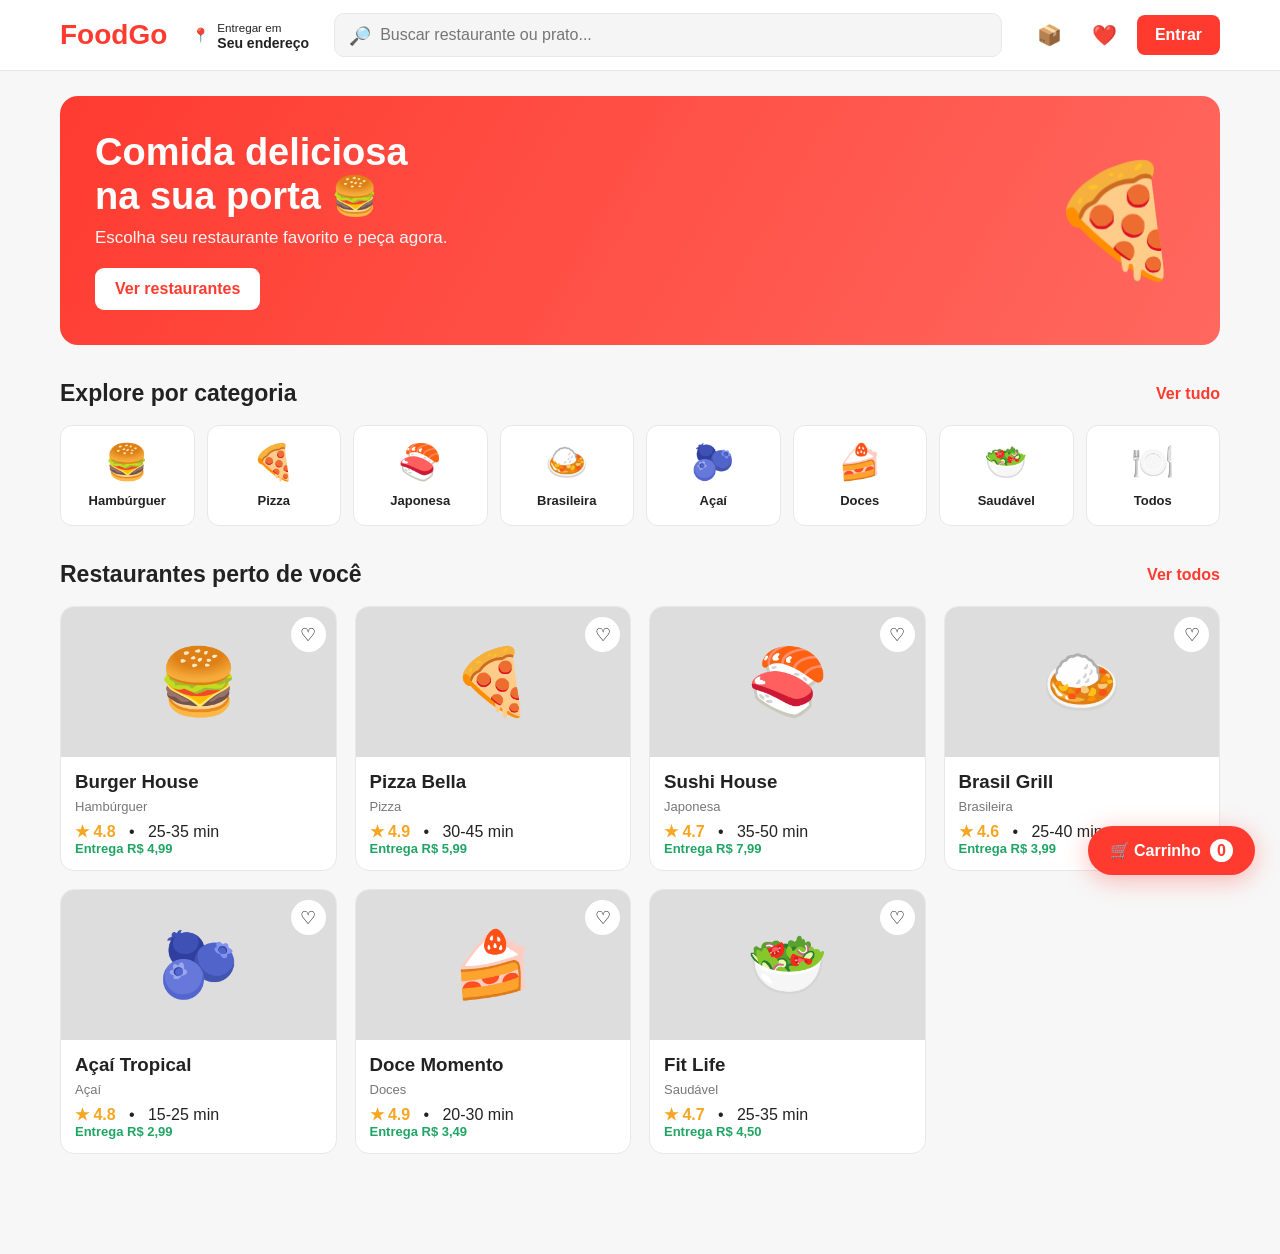
<file: index.html>
<!DOCTYPE html>
<html lang="pt-BR">
<head>
  <meta charset="UTF-8">
  <meta name="viewport" content="width=device-width, initial-scale=1.0">
  <title>FoodGo — Delivery</title>

  <style>
    * {
      margin: 0;
      padding: 0;
      box-sizing: border-box;
      font-family: Arial, Helvetica, sans-serif;
    }

    :root {
      --primary: #ff3b30;
      --primary-dark: #d92d25;
      --bg: #f7f7f7;
      --white: #fff;
      --text: #222;
      --muted: #777;
      --border: #e8e8e8;
      --green: #20a464;
      --shadow: 0 4px 18px rgba(0,0,0,.08);
    }

    body {
      background: var(--bg);
      color: var(--text);
    }

    button,
    input,
    select {
      font: inherit;
    }

    button {
      cursor: pointer;
      border: 0;
    }

    .header {
      background: var(--white);
      border-bottom: 1px solid var(--border);
      position: sticky;
      top: 0;
      z-index: 100;
    }

    .header-content {
      max-width: 1200px;
      margin: auto;
      min-height: 70px;
      display: flex;
      align-items: center;
      gap: 25px;
      padding: 12px 20px;
    }

    .logo {
      color: var(--primary);
      font-size: 28px;
      font-weight: 900;
      white-space: nowrap;
    }

    .location {
      display: flex;
      align-items: center;
      gap: 8px;
      color: var(--text);
      font-size: 14px;
      cursor: pointer;
    }

    .location strong {
      display: block;
    }

    .search {
      flex: 1;
      position: relative;
    }

    .search input {
      width: 100%;
      height: 44px;
      border-radius: 10px;
      border: 1px solid var(--border);
      background: #f5f5f5;
      padding: 0 18px 0 45px;
      outline: none;
    }

    .search input:focus {
      border-color: var(--primary);
      background: white;
    }

    .search span {
      position: absolute;
      left: 15px;
      top: 12px;
      font-size: 18px;
    }

    .header-actions {
      display: flex;
      gap: 10px;
      align-items: center;
    }

    .icon-btn {
      background: transparent;
      padding: 10px;
      font-size: 20px;
      border-radius: 10px;
    }

    .icon-btn:hover {
      background: #f2f2f2;
    }

    .login-btn {
      background: var(--primary);
      color: white;
      padding: 11px 18px;
      border-radius: 8px;
      font-weight: bold;
    }

    main {
      max-width: 1200px;
      margin: auto;
      padding: 25px 20px 100px;
    }

    .hero {
      background: linear-gradient(120deg, #ff3b30, #ff685f);
      border-radius: 18px;
      padding: 35px;
      color: white;
      min-height: 220px;
      display: flex;
      align-items: center;
      justify-content: space-between;
      overflow: hidden;
    }

    .hero h1 {
      font-size: 38px;
      margin-bottom: 10px;
    }

    .hero p {
      font-size: 17px;
      opacity: .95;
    }

    .hero-button {
      margin-top: 20px;
      background: white;
      color: var(--primary);
      padding: 12px 20px;
      border-radius: 9px;
      font-weight: bold;
    }

    .hero-icon {
      font-size: 110px;
    }

    .section {
      margin-top: 35px;
    }

    .section-title {
      display: flex;
      align-items: center;
      justify-content: space-between;
      margin-bottom: 18px;
    }

    .section-title h2 {
      font-size: 23px;
    }

    .section-title button {
      color: var(--primary);
      background: transparent;
      font-weight: bold;
    }

    .categories {
      display: grid;
      grid-template-columns: repeat(8, 1fr);
      gap: 12px;
    }

    .category {
      background: white;
      border: 1px solid var(--border);
      border-radius: 12px;
      padding: 16px 8px;
      text-align: center;
      transition: .2s;
    }

    .category:hover {
      transform: translateY(-3px);
      box-shadow: var(--shadow);
    }

    .category .emoji {
      font-size: 35px;
      margin-bottom: 8px;
    }

    .category span {
      font-size: 13px;
      font-weight: bold;
    }

    .restaurants {
      display: grid;
      grid-template-columns: repeat(4, 1fr);
      gap: 18px;
    }

    .restaurant {
      background: white;
      border-radius: 14px;
      overflow: hidden;
      border: 1px solid var(--border);
      transition: .2s;
      cursor: pointer;
    }

    .restaurant:hover {
      transform: translateY(-4px);
      box-shadow: var(--shadow);
    }

    .restaurant-image {
      height: 150px;
      background: #ddd;
      display: flex;
      align-items: center;
      justify-content: center;
      font-size: 65px;
      position: relative;
    }

    .favorite {
      position: absolute;
      right: 10px;
      top: 10px;
      width: 35px;
      height: 35px;
      border-radius: 50%;
      background: white;
      font-size: 18px;
    }

    .restaurant-info {
      padding: 14px;
    }

    .restaurant-info h3 {
      margin-bottom: 6px;
    }

    .restaurant-info p {
      color: var(--muted);
      font-size: 13px;
      margin-bottom: 8px;
    }

    .rating {
      color: #f5a623;
      font-weight: bold;
    }

    .delivery {
      color: var(--green);
      font-weight: bold;
      font-size: 13px;
    }

    /* MODAL */
    .modal {
      display: none;
      position: fixed;
      inset: 0;
      background: rgba(0,0,0,.55);
      z-index: 500;
      align-items: center;
      justify-content: center;
      padding: 20px;
    }

    .modal.active {
      display: flex;
    }

    .modal-box {
      width: min(700px, 100%);
      max-height: 90vh;
      overflow-y: auto;
      background: white;
      border-radius: 18px;
      padding: 25px;
      position: relative;
    }

    .close {
      position: absolute;
      right: 18px;
      top: 15px;
      background: #f3f3f3;
      width: 35px;
      height: 35px;
      border-radius: 50%;
      font-size: 20px;
    }

    .restaurant-header {
      padding-bottom: 20px;
      border-bottom: 1px solid var(--border);
      margin-bottom: 20px;
    }

    .restaurant-header h2 {
      font-size: 27px;
      margin-bottom: 7px;
    }

    .menu-item {
      display: flex;
      justify-content: space-between;
      gap: 15px;
      padding: 17px 0;
      border-bottom: 1px solid var(--border);
    }

    .menu-item-info {
      flex: 1;
    }

    .menu-item h3 {
      margin-bottom: 6px;
    }

    .menu-item p {
      color: var(--muted);
      font-size: 13px;
      line-height: 1.4;
    }

    .price {
      color: var(--text);
      font-weight: bold;
      margin-top: 8px;
    }

    .add-btn {
      background: var(--primary);
      color: white;
      min-width: 80px;
      height: 38px;
      border-radius: 8px;
      font-weight: bold;
    }

    /* CART */
    .cart {
      position: fixed;
      right: 25px;
      bottom: 25px;
      z-index: 200;
    }

    .cart-button {
      background: var(--primary);
      color: white;
      border-radius: 50px;
      padding: 15px 22px;
      box-shadow: 0 5px 25px rgba(255,59,48,.35);
      font-weight: bold;
    }

    .cart-count {
      background: white;
      color: var(--primary);
      padding: 3px 7px;
      border-radius: 20px;
      margin-left: 5px;
    }

    .cart-item {
      display: flex;
      justify-content: space-between;
      gap: 15px;
      padding: 15px 0;
      border-bottom: 1px solid var(--border);
    }

    .quantity {
      display: flex;
      align-items: center;
      gap: 8px;
    }

    .quantity button {
      width: 28px;
      height: 28px;
      border-radius: 50%;
      background: #eee;
    }

    .summary {
      margin-top: 20px;
      border-top: 1px solid var(--border);
      padding-top: 18px;
    }

    .summary-row {
      display: flex;
      justify-content: space-between;
      margin: 10px 0;
    }

    .total {
      font-size: 21px;
      font-weight: bold;
      margin-top: 15px;
    }

    .primary-button {
      width: 100%;
      background: var(--primary);
      color: white;
      padding: 14px;
      border-radius: 9px;
      font-weight: bold;
      margin-top: 15px;
    }

    .coupon {
      display: flex;
      gap: 8px;
      margin-top: 15px;
    }

    .coupon input {
      flex: 1;
      border: 1px solid var(--border);
      border-radius: 8px;
      padding: 12px;
    }

    .coupon button {
      background: #222;
      color: white;
      padding: 0 15px;
      border-radius: 8px;
    }

    /* CHECKOUT */
    .form-group {
      margin: 15px 0;
    }

    .form-group label {
      display: block;
      margin-bottom: 7px;
      font-weight: bold;
      font-size: 14px;
    }

    .form-group input,
    .form-group select {
      width: 100%;
      padding: 13px;
      border: 1px solid var(--border);
      border-radius: 8px;
      outline: none;
    }

    .payment-option {
      border: 1px solid var(--border);
      padding: 14px;
      border-radius: 9px;
      margin: 8px 0;
      cursor: pointer;
    }

    .payment-option:hover {
      border-color: var(--primary);
    }

    /* ORDERS */
    .order-card {
      background: white;
      border: 1px solid var(--border);
      border-radius: 12px;
      padding: 18px;
      margin-bottom: 15px;
    }

    .order-status {
      display: inline-block;
      padding: 6px 10px;
      border-radius: 20px;
      background: #fff3cd;
      color: #856404;
      font-size: 12px;
      font-weight: bold;
      margin-top: 8px;
    }

    .progress {
      height: 8px;
      background: #eee;
      border-radius: 10px;
      overflow: hidden;
      margin: 18px 0;
    }

    .progress-bar {
      height: 100%;
      width: 25%;
      background: var(--primary);
      transition: 1s;
    }

    /* TOAST */
    .toast {
      position: fixed;
      left: 50%;
      bottom: 25px;
      transform: translate(-50%, 100px);
      background: #222;
      color: white;
      padding: 14px 20px;
      border-radius: 9px;
      opacity: 0;
      transition: .3s;
      z-index: 999;
    }

    .toast.show {
      opacity: 1;
      transform: translate(-50%, 0);
    }

    /* MOBILE */
    @media(max-width: 900px) {
      .categories {
        grid-template-columns: repeat(4, 1fr);
      }

      .restaurants {
        grid-template-columns: repeat(2, 1fr);
      }

      .location {
        display: none;
      }
    }

    @media(max-width: 600px) {
      .header-content {
        flex-wrap: wrap;
        gap: 10px;
      }

      .logo {
        font-size: 24px;
      }

      .header-actions {
        margin-left: auto;
      }

      .search {
        order: 5;
        flex-basis: 100%;
      }

      .hero {
        padding: 25px;
      }

      .hero h1 {
        font-size: 27px;
      }

      .hero-icon {
        font-size: 65px;
      }

      .categories {
        grid-template-columns: repeat(4, 1fr);
      }

      .restaurants {
        grid-template-columns: 1fr;
      }

      main {
        padding: 15px 12px 100px;
      }

      .modal {
        padding: 0;
      }

      .modal-box {
        border-radius: 18px 18px 0 0;
        height: 90vh;
      }

      .cart {
        right: 15px;
        bottom: 15px;
      }
    }
  </style>
</head>

<body>

<header class="header">
  <div class="header-content">

    <div class="logo">FoodGo</div>

    <div class="location" onclick="showLocation()">
      📍
      <div>
        <small>Entregar em</small>
        <strong id="addressTop">Seu endereço</strong>
      </div>
    </div>

    <div class="search">
      <span>🔎</span>
      <input
        id="searchInput"
        type="text"
        placeholder="Buscar restaurante ou prato..."
        oninput="searchRestaurants()"
      >
    </div>

    <div class="header-actions">
      <button class="icon-btn" onclick="openOrders()">📦</button>
      <button class="icon-btn" onclick="openFavorites()">❤️</button>
      <button class="login-btn" onclick="openLogin()">Entrar</button>
    </div>

  </div>
</header>

<main>

  <section class="hero">
    <div>
      <h1>Comida deliciosa<br>na sua porta 🍔</h1>
      <p>Escolha seu restaurante favorito e peça agora.</p>
      <button class="hero-button" onclick="scrollToRestaurants()">
        Ver restaurantes
      </button>
    </div>

    <div class="hero-icon">🍕</div>
  </section>

  <section class="section">

    <div class="section-title">
      <h2>Explore por categoria</h2>
      <button onclick="showAllCategories()">Ver tudo</button>
    </div>

    <div class="categories">

      <div class="category" onclick="filterCategory('Hambúrguer')">
        <div class="emoji">🍔</div>
        <span>Hambúrguer</span>
      </div>

      <div class="category" onclick="filterCategory('Pizza')">
        <div class="emoji">🍕</div>
        <span>Pizza</span>
      </div>

      <div class="category" onclick="filterCategory('Japonesa')">
        <div class="emoji">🍣</div>
        <span>Japonesa</span>
      </div>

      <div class="category" onclick="filterCategory('Brasileira')">
        <div class="emoji">🍛</div>
        <span>Brasileira</span>
      </div>

      <div class="category" onclick="filterCategory('Açaí')">
        <div class="emoji">🫐</div>
        <span>Açaí</span>
      </div>

      <div class="category" onclick="filterCategory('Doces')">
        <div class="emoji">🍰</div>
        <span>Doces</span>
      </div>

      <div class="category" onclick="filterCategory('Saudável')">
        <div class="emoji">🥗</div>
        <span>Saudável</span>
      </div>

      <div class="category" onclick="showAllRestaurants()">
        <div class="emoji">🍽️</div>
        <span>Todos</span>
      </div>

    </div>
  </section>

  <section class="section" id="restaurantsSection">

    <div class="section-title">
      <h2 id="restaurantTitle">Restaurantes perto de você</h2>
      <button onclick="showAllRestaurants()">Ver todos</button>
    </div>

    <div class="restaurants" id="restaurantList"></div>

  </section>

</main>

<!-- CARRINHO -->
<div class="cart">
  <button class="cart-button" onclick="openCart()">
    🛒 Carrinho
    <span class="cart-count" id="cartCount">0</span>
  </button>
</div>

<!-- MODAL -->
<div class="modal" id="modal">

  <div class="modal-box">

    <button class="close" onclick="closeModal()">×</button>

    <div id="modalContent"></div>

  </div>

</div>

<div class="toast" id="toast"></div>

<script>

const restaurants = [

  {
    id: 1,
    name: "Burger House",
    category: "Hambúrguer",
    emoji: "🍔",
    rating: 4.8,
    delivery: "25-35 min",
    fee: 4.99,
    menu: [
      {
        id: 101,
        name: "Classic Burger",
        description: "Pão brioche, hambúrguer artesanal, queijo e molho especial.",
        price: 29.90
      },
      {
        id: 102,
        name: "Bacon Burger",
        description: "Hambúrguer artesanal, cheddar, bacon crocante e molho barbecue.",
        price: 34.90
      },
      {
        id: 103,
        name: "Batata Frita",
        description: "Porção de batata frita crocante.",
        price: 14.90
      }
    ]
  },

  {
    id: 2,
    name: "Pizza Bella",
    category: "Pizza",
    emoji: "🍕",
    rating: 4.9,
    delivery: "30-45 min",
    fee: 5.99,
    menu: [
      {
        id: 201,
        name: "Pizza Calabresa",
        description: "Molho de tomate, queijo, calabresa e cebola.",
        price: 49.90
      },
      {
        id: 202,
        name: "Pizza Frango Catupiry",
        description: "Frango desfiado, queijo e creme de queijo.",
        price: 54.90
      },
      {
        id: 203,
        name: "Pizza Chocolate",
        description: "Chocolate cremoso e granulado.",
        price: 42.90
      }
    ]
  },

  {
    id: 3,
    name: "Sushi House",
    category: "Japonesa",
    emoji: "🍣",
    rating: 4.7,
    delivery: "35-50 min",
    fee: 7.99,
    menu: [
      {
        id: 301,
        name: "Combo Sushi",
        description: "Seleção de sushi, sashimi e hot rolls.",
        price: 69.90
      },
      {
        id: 302,
        name: "Temaki Salmão",
        description: "Salmão fresco, arroz e cebolinha.",
        price: 32.90
      }
    ]
  },

  {
    id: 4,
    name: "Brasil Grill",
    category: "Brasileira",
    emoji: "🍛",
    rating: 4.6,
    delivery: "25-40 min",
    fee: 3.99,
    menu: [
      {
        id: 401,
        name: "Parmegiana",
        description: "Filé empanado, molho de tomate, queijo, arroz e fritas.",
        price: 39.90
      },
      {
        id: 402,
        name: "Feijoada",
        description: "Feijoada completa com arroz, farofa e couve.",
        price: 35.90
      }
    ]
  },

  {
    id: 5,
    name: "Açaí Tropical",
    category: "Açaí",
    emoji: "🫐",
    rating: 4.8,
    delivery: "15-25 min",
    fee: 2.99,
    menu: [
      {
        id: 501,
        name: "Açaí 500ml",
        description: "Açaí cremoso com banana, morango e granola.",
        price: 22.90
      },
      {
        id: 502,
        name: "Açaí 700ml",
        description: "Açaí cremoso com até 4 acompanhamentos.",
        price: 29.90
      }
    ]
  },

  {
    id: 6,
    name: "Doce Momento",
    category: "Doces",
    emoji: "🍰",
    rating: 4.9,
    delivery: "20-30 min",
    fee: 3.49,
    menu: [
      {
        id: 601,
        name: "Brownie",
        description: "Brownie de chocolate com recheio cremoso.",
        price: 12.90
      },
      {
        id: 602,
        name: "Cheesecake",
        description: "Cheesecake artesanal com calda de frutas vermelhas.",
        price: 18.90
      }
    ]
  },

  {
    id: 7,
    name: "Fit Life",
    category: "Saudável",
    emoji: "🥗",
    rating: 4.7,
    delivery: "25-35 min",
    fee: 4.50,
    menu: [
      {
        id: 701,
        name: "Bowl Fit",
        description: "Frango grelhado, arroz integral, legumes e salada.",
        price: 31.90
      },
      {
        id: 702,
        name: "Salada Premium",
        description: "Folhas, frango, tomate, cenoura e molho especial.",
        price: 27.90
      }
    ]
  }

];

let cart = JSON.parse(localStorage.getItem("foodgo_cart")) || [];
let favorites = JSON.parse(localStorage.getItem("foodgo_favorites")) || [];
let orders = JSON.parse(localStorage.getItem("foodgo_orders")) || [];

let discount = 0;

function saveCart() {
  localStorage.setItem("foodgo_cart", JSON.stringify(cart));
}

function saveFavorites() {
  localStorage.setItem("foodgo_favorites", JSON.stringify(favorites));
}

function saveOrders() {
  localStorage.setItem("foodgo_orders", JSON.stringify(orders));
}

function renderRestaurants(list = restaurants) {

  const container = document.getElementById("restaurantList");

  if (!list.length) {
    container.innerHTML = `
      <div style="grid-column:1/-1;text-align:center;padding:40px">
        <h3>Nenhum restaurante encontrado 😕</h3>
        <p style="color:#777;margin-top:8px">
          Tente outra busca.
        </p>
      </div>
    `;
    return;
  }

  container.innerHTML = list.map(r => {

    const isFavorite = favorites.includes(r.id);

    return `
      <div class="restaurant" onclick="openRestaurant(${r.id})">

        <div class="restaurant-image">
          ${r.emoji}

          <button
            class="favorite"
            onclick="event.stopPropagation();toggleFavorite(${r.id})"
          >
            ${isFavorite ? "❤️" : "♡"}
          </button>
        </div>

        <div class="restaurant-info">

          <h3>${r.name}</h3>

          <p>${r.category}</p>

          <div>
            <span class="rating">
              ★ ${r.rating}
            </span>
            &nbsp; • &nbsp;
            <span>${r.delivery}</span>
          </div>

          <div class="delivery">
            Entrega R$ ${r.fee.toFixed(2).replace(".", ",")}
          </div>

        </div>

      </div>
    `;

  }).join("");

}

function openRestaurant(id) {

  const restaurant = restaurants.find(r => r.id === id);

  if (!restaurant) return;

  document.getElementById("modalContent").innerHTML = `

    <div class="restaurant-header">

      <div style="font-size:60px">
        ${restaurant.emoji}
      </div>

      <h2>${restaurant.name}</h2>

      <p style="color:#777">
        ${restaurant.category} • ★ ${restaurant.rating}
      </p>

      <p style="color:#20a464;margin-top:8px">
        🛵 ${restaurant.delivery}
      </p>

    </div>

    <h3 style="margin-bottom:10px">
      Cardápio
    </h3>

    ${restaurant.menu.map(item => `

      <div class="menu-item">

        <div class="menu-item-info">

          <h3>${item.name}</h3>

          <p>${item.description}</p>

          <div class="price">
            R$ ${item.price.toFixed(2).replace(".", ",")}
          </div>

        </div>

        <button
          class="add-btn"
          onclick="addToCart(${restaurant.id}, ${item.id})"
        >
          + Adicionar
        </button>

      </div>

    `).join("")}

  `;

  openModal();

}

function addToCart(restaurantId, itemId) {

  const restaurant = restaurants.find(r => r.id === restaurantId);
  const item = restaurant.menu.find(i => i.id === itemId);

  const existing = cart.find(i => i.itemId === itemId);

  if (existing) {
    existing.quantity++;
  } else {

    cart.push({
      restaurantId,
      itemId,
      restaurant: restaurant.name,
      name: item.name,
      price: item.price,
      quantity: 1
    });

  }

  saveCart();
  updateCart();

  showToast(`${item.name} adicionado ao carrinho!`);

}

function updateCart() {

  const count = cart.reduce(
    (total, item) => total + item.quantity,
    0
  );

  document.getElementById("cartCount").textContent = count;

}

function cartSubtotal() {

  return cart.reduce(
    (total, item) => total + item.price * item.quantity,
    0
  );

}

function openCart() {

  if (!cart.length) {

    document.getElementById("modalContent").innerHTML = `
      <div style="text-align:center;padding:40px 10px">
        <div style="font-size:60px">🛒</div>
        <h2 style="margin-top:15px">
          Seu carrinho está vazio
        </h2>
        <p style="color:#777;margin-top:8px">
          Adicione alguns produtos para continuar.
        </p>
      </div>
    `;

    openModal();

    return;
  }

  renderCart();

  openModal();

}

function renderCart() {

  const subtotal = cartSubtotal();
  const delivery = 5.99;
  const total = Math.max(0, subtotal + delivery - discount);

  document.getElementById("modalContent").innerHTML = `

    <h2>Seu carrinho 🛒</h2>

    <div style="margin-top:15px">

      ${cart.map((item, index) => `

        <div class="cart-item">

          <div>

            <strong>${item.name}</strong>

            <p style="font-size:12px;color:#777">
              ${item.restaurant}
            </p>

            <div style="margin-top:7px">
              R$ ${(item.price * item.quantity)
                .toFixed(2)
                .replace(".", ",")}
            </div>

          </div>

          <div class="quantity">

            <button onclick="changeQuantity(${index}, -1)">
              −
            </button>

            <strong>${item.quantity}</strong>

            <button onclick="changeQuantity(${index}, 1)">
              +
            </button>

          </div>

        </div>

      `).join("")}

    </div>

    <div class="coupon">

      <input
        id="couponInput"
        placeholder="Cupom de desconto"
      >

      <button onclick="applyCoupon()">
        Aplicar
      </button>

    </div>

    <div class="summary">

      <div class="summary-row">
        <span>Subtotal</span>
        <span>R$ ${subtotal.toFixed(2).replace(".", ",")}</span>
      </div>

      <div class="summary-row">
        <span>Entrega</span>
        <span>R$ ${delivery.toFixed(2).replace(".", ",")}</span>
      </div>

      <div class="summary-row">
        <span>Desconto</span>
        <span style="color:#20a464">
          - R$ ${discount.toFixed(2).replace(".", ",")}
        </span>
      </div>

      <div class="summary-row total">
        <span>Total</span>
        <span>
          R$ ${total.toFixed(2).replace(".", ",")}
        </span>
      </div>

      <button
        class="primary-button"
        onclick="openCheckout()"
      >
        Continuar para pagamento
      </button>

    </div>

  `;

}

function changeQuantity(index, amount) {

  cart[index].quantity += amount;

  if (cart[index].quantity <= 0) {
    cart.splice(index, 1);
  }

  saveCart();
  updateCart();

  renderCart();

}

function applyCoupon() {

  const coupon =
    document.getElementById("couponInput")
      .value
      .trim()
      .toUpperCase();

  if (coupon === "FOOD10") {

    discount = cartSubtotal() * .10;

    showToast("Cupom de 10% aplicado!");

  } else {

    discount = 0;

    showToast("Cupom inválido.");

  }

  renderCart();

}

function openCheckout() {

  if (!cart.length) return;

  const subtotal = cartSubtotal();
  const delivery = 5.99;
  const total = Math.max(0, subtotal + delivery - discount);

  document.getElementById("modalContent").innerHTML = `

    <h2>Finalizar pedido</h2>

    <div class="form-group">

      <label>Endereço de entrega</label>

      <input
        id="address"
        placeholder="Rua, número, bairro"
        value="Rua das Flores, 100"
      >

    </div>

    <div class="form-group">

      <label>Complemento</label>

      <input
        id="complement"
        placeholder="Apartamento, casa..."
      >

    </div>

    <h3 style="margin-top:25px">
      Forma de pagamento
    </h3>

    <label class="payment-option">
      <input type="radio" name="payment" value="PIX" checked>
      💚 PIX
    </label>

    <label class="payment-option">
      <input type="radio" name="payment" value="Cartão">
      💳 Cartão
    </label>

    <label class="payment-option">
      <input type="radio" name="payment" value="Dinheiro">
      💵 Dinheiro
    </label>

    <div class="summary">

      <div class="summary-row">
        <span>Subtotal</span>
        <span>
          R$ ${subtotal.toFixed(2).replace(".", ",")}
        </span>
      </div>

      <div class="summary-row">
        <span>Entrega</span>
        <span>
          R$ ${delivery.toFixed(2).replace(".", ",")}
        </span>
      </div>

      <div class="summary-row">
        <span>Desconto</span>
        <span>
          - R$ ${discount.toFixed(2).replace(".", ",")}
        </span>
      </div>

      <div class="summary-row total">
        <span>Total</span>
        <span>
          R$ ${total.toFixed(2).replace(".", ",")}
        </span>
      </div>

      <button
        class="primary-button"
        onclick="placeOrder()"
      >
        Confirmar pedido
      </button>

    </div>

  `;

}

function placeOrder() {

  const address =
    document.getElementById("address").value.trim();

  if (!address) {

    showToast("Digite seu endereço.");

    return;
  }

  const payment =
    document.querySelector(
      'input[name="payment"]:checked'
    ).value;

  const order = {

    id: Date.now(),

    items: [...cart],

    address,

    payment,

    total: Math.max(
      0,
      cartSubtotal() + 5.99 - discount
    ),

    status: "Preparando pedido",

    progress: 25,

    createdAt: new Date().toLocaleString("pt-BR")

  };

  orders.unshift(order);

  saveOrders();

  cart = [];
  discount = 0;

  saveCart();
  updateCart();

  showToast("Pedido realizado com sucesso!");

  setTimeout(() => {

    openOrder(order.id);

  }, 500);

}

function openOrder(orderId) {

  const order = orders.find(o => o.id === orderId);

  if (!order) return;

  document.getElementById("modalContent").innerHTML = `

    <h2>Pedido #${String(order.id).slice(-5)}</h2>

    <p style="margin-top:8px;color:#777">
      ${order.createdAt}
    </p>

    <div style="font-size:55px;text-align:center;margin:25px">
      🛵
    </div>

    <h3 style="text-align:center">
      ${order.status}
    </h3>

    <div class="progress">
      <div
        class="progress-bar"
        style="width:${order.progress}%"
      ></div>
    </div>

    <div style="display:flex;justify-content:space-between;font-size:12px">
      <span>Pedido</span>
      <span>Preparando</span>
      <span>A caminho</span>
      <span>Entregue</span>
    </div>

    <div style="margin-top:25px">

      <strong>Itens</strong>

      ${order.items.map(item => `

        <div class="summary-row">

          <span>
            ${item.quantity}x ${item.name}
          </span>

          <span>
            R$ ${(item.price * item.quantity)
              .toFixed(2)
              .replace(".", ",")}
          </span>

        </div>

      `).join("")}

      <div class="summary-row total">
        <span>Total</span>
        <span>
          R$ ${order.total.toFixed(2).replace(".", ",")}
        </span>
      </div>

      <p style="margin-top:15px">
        📍 ${order.address}
      </p>

      <p style="margin-top:8px">
        💳 ${order.payment}
      </p>

    </div>

  `;

  openModal();

  simulateOrder(order.id);

}

function simulateOrder(orderId) {

  const interval = setInterval(() => {

    const order = orders.find(o => o.id === orderId);

    if (!order) {
      clearInterval(interval);
      return;
    }

    if (order.progress >= 100) {

      order.progress = 100;
      order.status = "Pedido entregue 🎉";

      saveOrders();

      clearInterval(interval);

      return;
    }

    order.progress += 25;

    if (order.progress === 50) {
      order.status = "Pedido pronto";
    }

    if (order.progress === 75) {
      order.status = "Saiu para entrega";
    }

    if (order.progress === 100) {
      order.status = "Pedido entregue 🎉";
    }

    saveOrders();

    if (
      document.getElementById("modal").classList.contains("active")
    ) {
      openOrder(orderId);
    }

  }, 7000);

}

function openOrders() {

  document.getElementById("modalContent").innerHTML = `

    <h2>Meus pedidos 📦</h2>

    <div style="margin-top:20px">

      ${
        orders.length
        ?
        orders.map(order => `

          <div
            class="order-card"
            onclick="openOrder(${order.id})"
            style="cursor:pointer"
          >

            <strong>
              Pedido #${String(order.id).slice(-5)}
            </strong>

            <p style="color:#777;margin-top:6px">
              ${order.createdAt}
            </p>

            <span class="order-status">
              ${order.status}
            </span>

            <div style="margin-top:10px">
              R$ ${order.total.toFixed(2).replace(".", ",")}
            </div>

          </div>

        `).join("")
        :
        `
          <div style="text-align:center;padding:40px 10px">
            <div style="font-size:55px">📦</div>
            <h3>Nenhum pedido ainda</h3>
          </div>
        `
      }

    </div>

  `;

  openModal();

}

function toggleFavorite(id) {

  if (favorites.includes(id)) {

    favorites =
      favorites.filter(item => item !== id);

    showToast("Removido dos favoritos.");

  } else {

    favorites.push(id);

    showToast("Adicionado aos favoritos ❤️");

  }

  saveFavorites();

  renderRestaurants();

}

function openFavorites() {

  const list =
    restaurants.filter(r => favorites.includes(r.id));

  document.getElementById("modalContent").innerHTML = `

    <h2>Meus favoritos ❤️</h2>

    <div class="restaurants" style="margin-top:20px">

      ${
        list.length
        ?
        list.map(r => `

          <div
            class="restaurant"
            onclick="openRestaurant(${r.id})"
          >

            <div class="restaurant-image">
              ${r.emoji}
            </div>

            <div class="restaurant-info">
              <h3>${r.name}</h3>
              <p>${r.category}</p>
              <span class="rating">
                ★ ${r.rating}
              </span>
            </div>

          </div>

        `).join("")
        :
        `
          <div style="grid-column:1/-1;text-align:center;padding:30px">
            Você ainda não possui favoritos.
          </div>
        `
      }

    </div>

  `;

  openModal();

}

function openLogin() {

  document.getElementById("modalContent").innerHTML = `

    <h2>Entrar na conta</h2>

    <div class="form-group">

      <label>E-mail</label>

      <input
        id="loginEmail"
        type="email"
        placeholder="seu@email.com"
      >

    </div>

    <div class="form-group">

      <label>Senha</label>

      <input
        id="loginPassword"
        type="password"
        placeholder="••••••••"
      >

    </div>

    <button
      class="primary-button"
      onclick="login()"
    >
      Entrar
    </button>

    <button
      class="primary-button"
      style="background:#222"
      onclick="showRegister()"
    >
      Criar conta
    </button>

  `;

  openModal();

}

function showRegister() {

  document.getElementById("modalContent").innerHTML = `

    <h2>Criar conta</h2>

    <div class="form-group">

      <label>Nome</label>

      <input id="registerName" placeholder="Seu nome">

    </div>

    <div class="form-group">

      <label>E-mail</label>

      <input
        id="registerEmail"
        type="email"
        placeholder="seu@email.com"
      >

    </div>

    <div class="form-group">

      <label>Senha</label>

      <input
        id="registerPassword"
        type="password"
        placeholder="Crie uma senha"
      >

    </div>

    <button
      class="primary-button"
      onclick="register()"
    >
      Criar conta
    </button>

  `;

}

function login() {

  const email =
    document.getElementById("loginEmail").value;

  if (!email) {

    showToast("Digite seu e-mail.");

    return;

  }

  localStorage.setItem(
    "foodgo_user",
    JSON.stringify({
      name: email.split("@")[0],
      email
    })
  );

  closeModal();

  showToast("Login realizado!");

}

function register() {

  const name =
    document.getElementById("registerName").value;

  const email =
    document.getElementById("registerEmail").value;

  if (!name || !email) {

    showToast("Preencha os dados.");

    return;

  }

  localStorage.setItem(
    "foodgo_user",
    JSON.stringify({
      name,
      email
    })
  );

  closeModal();

  showToast(`Bem-vindo, ${name}!`);

}

function showLocation() {

  const address =
    prompt(
      "Digite seu endereço:",
      localStorage.getItem("foodgo_address") || ""
    );

  if (address) {

    localStorage.setItem(
      "foodgo_address",
      address
    );

    document.getElementById("addressTop")
      .textContent = address;

    showToast("Endereço atualizado!");

  }

}

function searchRestaurants() {

  const query =
    document.getElementById("searchInput")
      .value
      .toLowerCase()
      .trim();

  const result =
    restaurants.filter(r => {

      const restaurantMatch =
        r.name.toLowerCase().includes(query);

      const categoryMatch =
        r.category.toLowerCase().includes(query);

      const productMatch =
        r.menu.some(item =>
          item.name.toLowerCase().includes(query)
        );

      return restaurantMatch ||
             categoryMatch ||
             productMatch;

    });

  document.getElementById("restaurantTitle")
    .textContent =
      query
      ? `Resultados para "${query}"`
      : "Restaurantes perto de você";

  renderRestaurants(result);

}

function filterCategory(category) {

  const result =
    restaurants.filter(
      r => r.category === category
    );

  document.getElementById("restaurantTitle")
    .textContent = category;

  renderRestaurants(result);

  scrollToRestaurants();

}

function showAllRestaurants() {

  document.getElementById("restaurantTitle")
    .textContent = "Todos os restaurantes";

  renderRestaurants(restaurants);

}

function showAllCategories() {
  showAllRestaurants();
  scrollToRestaurants();
}

function scrollToRestaurants() {

  document
    .getElementById("restaurantsSection")
    .scrollIntoView({
      behavior: "smooth"
    });

}

function openModal() {

  document
    .getElementById("modal")
    .classList.add("active");

}

function closeModal() {

  document
    .getElementById("modal")
    .classList.remove("active");

}

function showToast(message) {

  const toast =
    document.getElementById("toast");

  toast.textContent = message;

  toast.classList.add("show");

  setTimeout(() => {
    toast.classList.remove("show");
  }, 2500);

}

document
  .getElementById("modal")
  .addEventListener("click", function(e) {

    if (e.target === this) {
      closeModal();
    }

  });

const savedAddress =
  localStorage.getItem("foodgo_address");

if (savedAddress) {

  document.getElementById("addressTop")
    .textContent = savedAddress;

}

renderRestaurants();
updateCart();

</script>

</body>
</html>
</file>
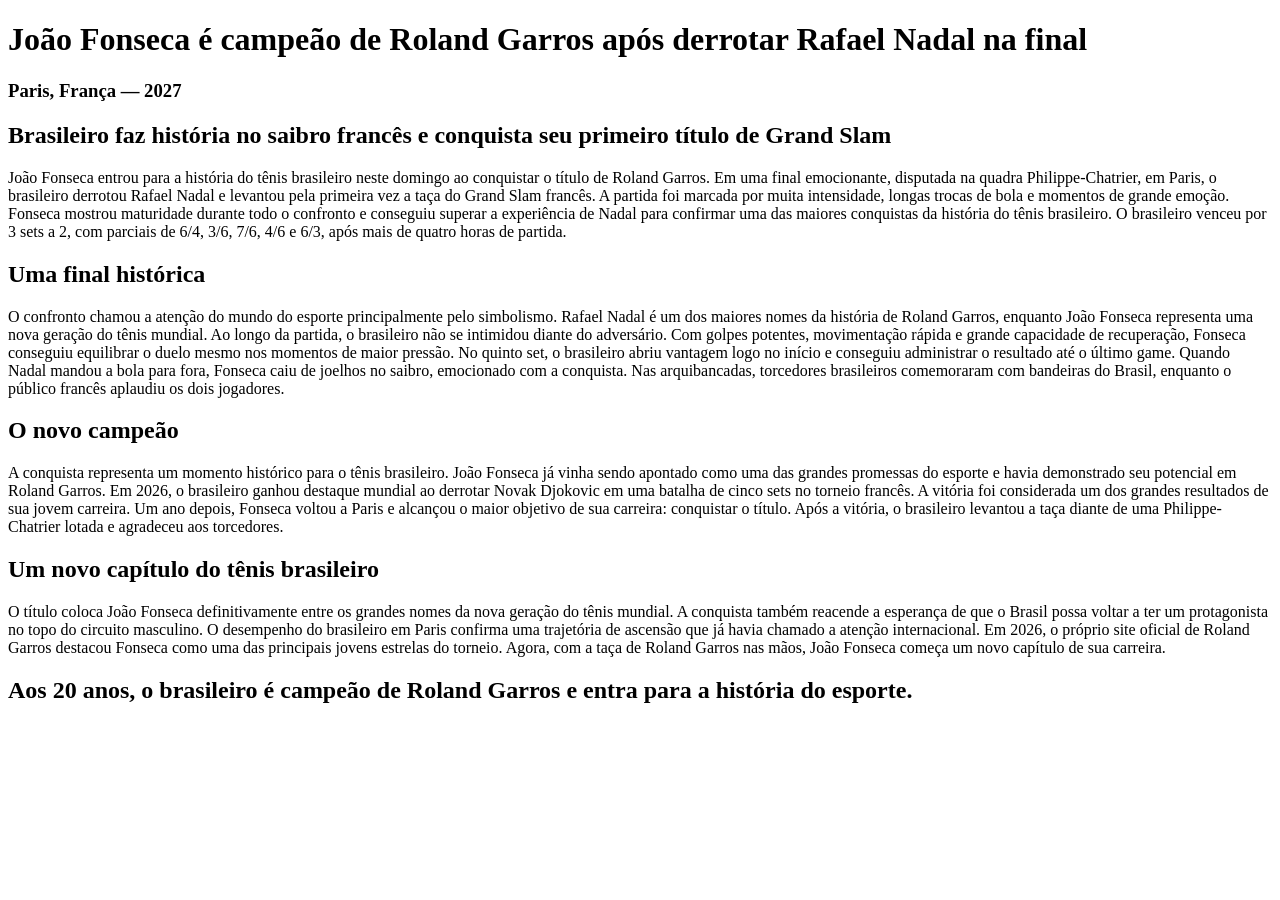
<file: indexjf.html>
<!DOCTYPE html>
<html lang="en">
<head>
    <meta charset="UTF-8">
    <meta name="viewport" content="width=, initial-scale=1.0">
    <title>Document</title>
</head>
<body>
    <H1>João Fonseca é campeão de Roland Garros após derrotar Rafael Nadal na final</H1>
    <h3>Paris, França — 2027</h3>
    <h2>Brasileiro faz história no saibro francês e conquista seu primeiro título de Grand Slam</h2>
    <p>João Fonseca entrou para a história do tênis brasileiro neste domingo ao conquistar o título de Roland Garros. Em uma final emocionante, disputada na quadra Philippe-Chatrier, em Paris, o brasileiro derrotou Rafael Nadal e levantou pela primeira vez a taça do Grand Slam francês.

A partida foi marcada por muita intensidade, longas trocas de bola e momentos de grande emoção. Fonseca mostrou maturidade durante todo o confronto e conseguiu superar a experiência de Nadal para confirmar uma das maiores conquistas da história do tênis brasileiro.

O brasileiro venceu por 3 sets a 2, com parciais de 6/4, 3/6, 7/6, 4/6 e 6/3, após mais de quatro horas de partida.</p>

<h2>Uma final histórica</h2>

<p>O confronto chamou a atenção do mundo do esporte principalmente pelo simbolismo. Rafael Nadal é um dos maiores nomes da história de Roland Garros, enquanto João Fonseca representa uma nova geração do tênis mundial.

Ao longo da partida, o brasileiro não se intimidou diante do adversário. Com golpes potentes, movimentação rápida e grande capacidade de recuperação, Fonseca conseguiu equilibrar o duelo mesmo nos momentos de maior pressão.

No quinto set, o brasileiro abriu vantagem logo no início e conseguiu administrar o resultado até o último game. Quando Nadal mandou a bola para fora, Fonseca caiu de joelhos no saibro, emocionado com a conquista.

Nas arquibancadas, torcedores brasileiros comemoraram com bandeiras do Brasil, enquanto o público francês aplaudiu os dois jogadores.</p>

<h2>O novo campeão</h2>

<p>A conquista representa um momento histórico para o tênis brasileiro. João Fonseca já vinha sendo apontado como uma das grandes promessas do esporte e havia demonstrado seu potencial em Roland Garros.

Em 2026, o brasileiro ganhou destaque mundial ao derrotar Novak Djokovic em uma batalha de cinco sets no torneio francês. A vitória foi considerada um dos grandes resultados de sua jovem carreira.

Um ano depois, Fonseca voltou a Paris e alcançou o maior objetivo de sua carreira: conquistar o título.

Após a vitória, o brasileiro levantou a taça diante de uma Philippe-Chatrier lotada e agradeceu aos torcedores.</p>

<h2>Um novo capítulo do tênis brasileiro</h2>

O título coloca João Fonseca definitivamente entre os grandes nomes da nova geração do tênis mundial. A conquista também reacende a esperança de que o Brasil possa voltar a ter um protagonista no topo do circuito masculino.

O desempenho do brasileiro em Paris confirma uma trajetória de ascensão que já havia chamado a atenção internacional. Em 2026, o próprio site oficial de Roland Garros destacou Fonseca como uma das principais jovens estrelas do torneio.

Agora, com a taça de Roland Garros nas mãos, João Fonseca começa um novo capítulo de sua carreira.

<h2>Aos 20 anos, o brasileiro é campeão de Roland Garros e entra para a história do esporte.</h2>
</body>
</html>
</file>
